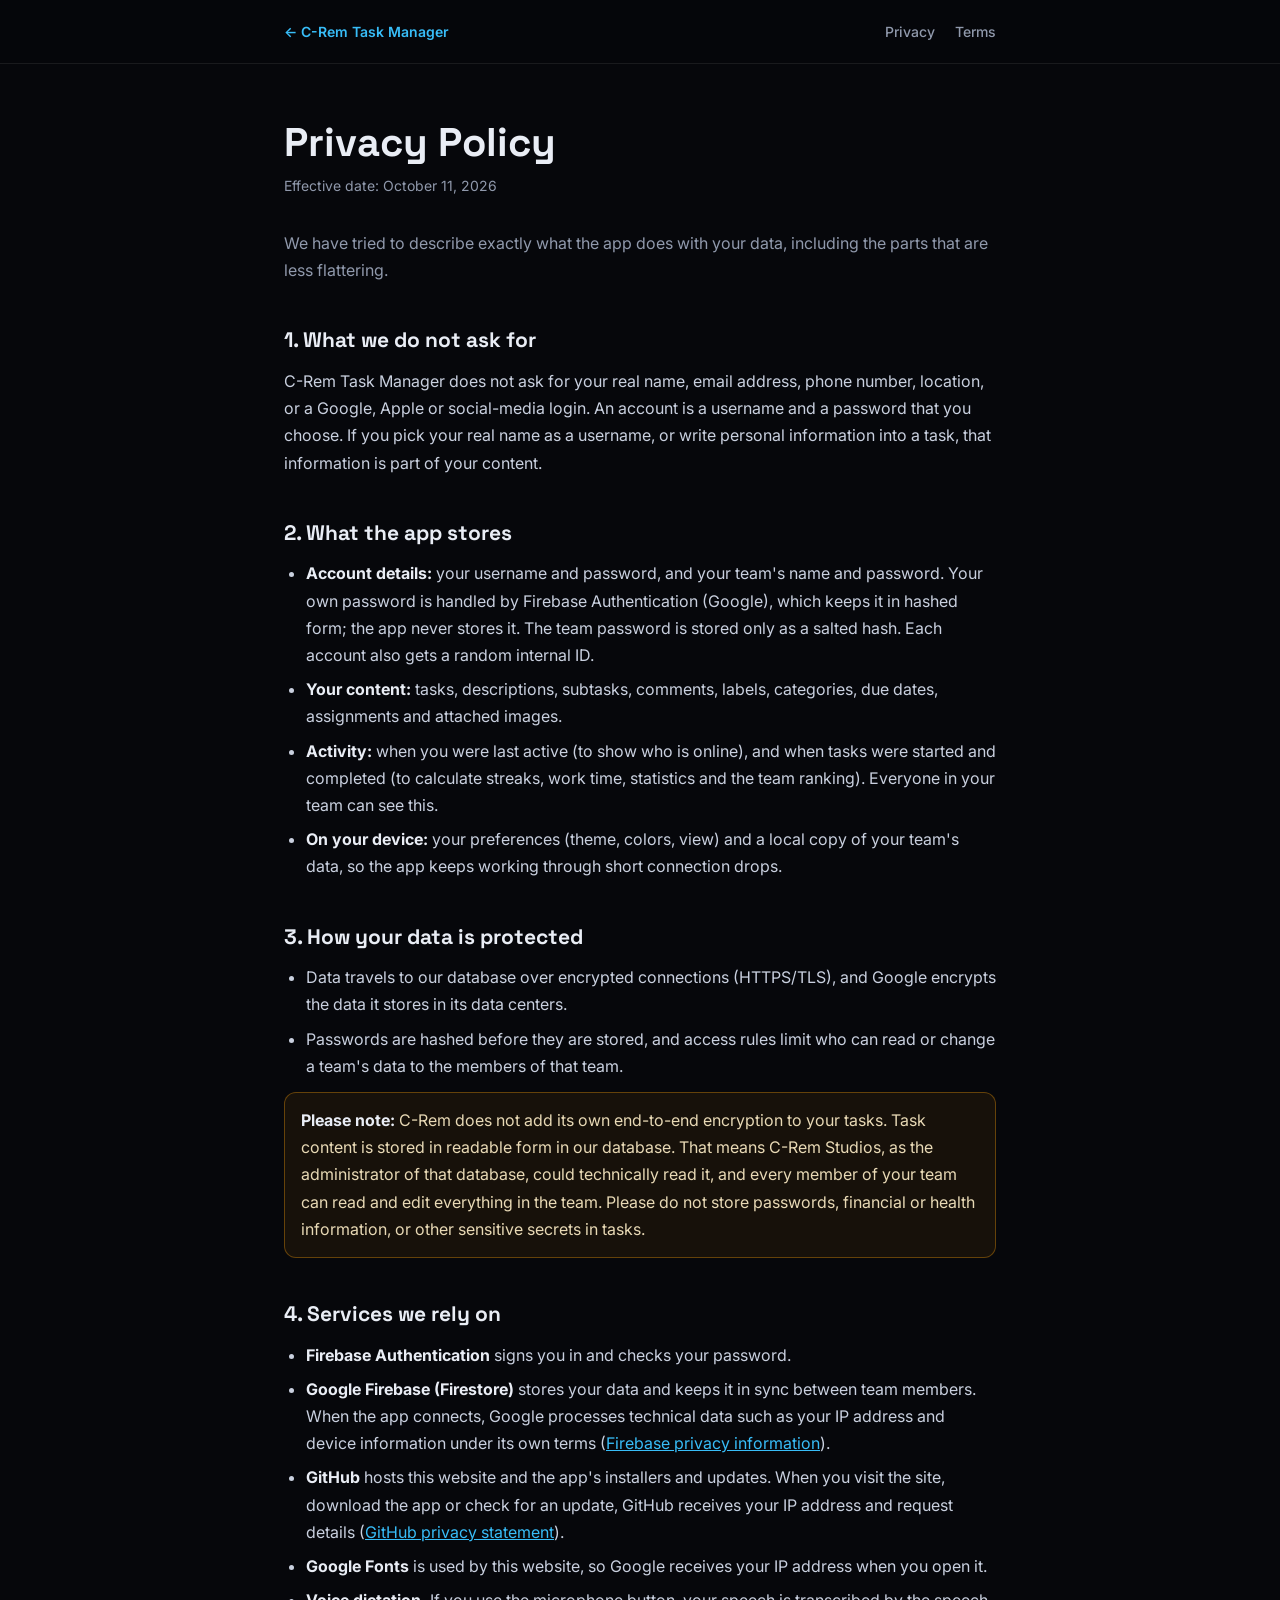
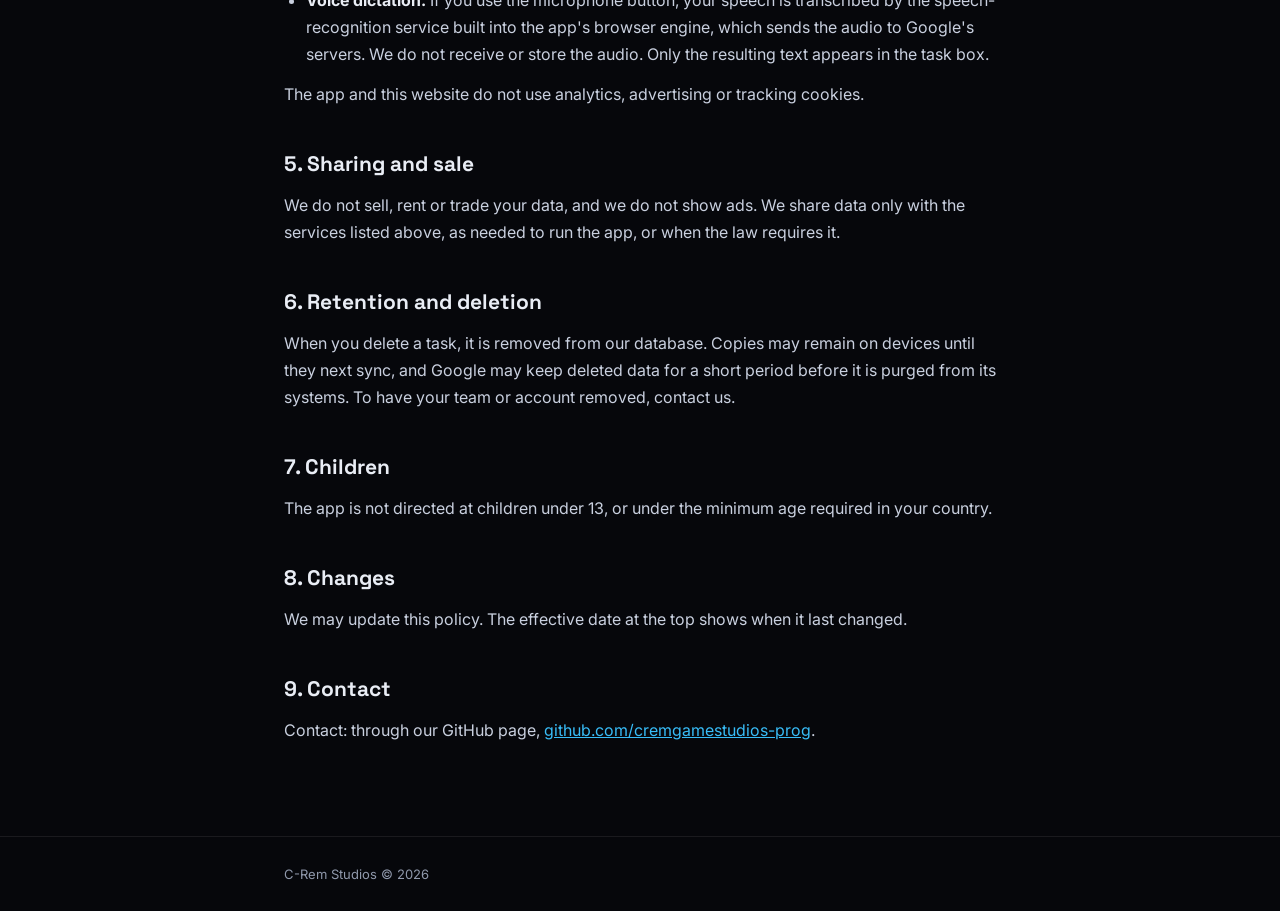
<file: privacy.html>
<!DOCTYPE html>
<html lang="en">
<head>
<meta charset="UTF-8">
<meta name="viewport" content="width=device-width, initial-scale=1, viewport-fit=cover">
<title>Privacy Policy — C-Rem Task Manager</title>
<link rel="preconnect" href="https://fonts.googleapis.com">
<link rel="preconnect" href="https://fonts.gstatic.com" crossorigin>
<link href="https://fonts.googleapis.com/css2?family=Space+Grotesk:wght@600;700&family=Inter:wght@400;500;600&display=swap" rel="stylesheet">
<style>
*{margin:0;padding:0;box-sizing:border-box}
:root{--bg:#06070b;--surface:#0d1017;--border:rgba(255,255,255,.08);--text:#e9edf5;--muted:#9099ac;--cyan:#38bdf8}
html{scroll-behavior:smooth}
body{background:var(--bg);color:var(--text);font-family:'Inter',system-ui,-apple-system,sans-serif;line-height:1.7;-webkit-font-smoothing:antialiased;padding:env(safe-area-inset-top,0px) 0 env(safe-area-inset-bottom,0px)}
.wrap{max-width:760px;margin:0 auto;padding:0 24px}
header{border-bottom:1px solid var(--border);background:rgba(6,7,11,.8)}
header .wrap{display:flex;align-items:center;justify-content:space-between;padding-top:18px;padding-bottom:18px}
a{color:var(--cyan)}
header a{text-decoration:none;font-weight:600;font-size:14px}
header .nav a{color:var(--muted);margin-left:20px;font-weight:500}
header .nav a:hover{color:var(--text)}
main{padding:56px 0 80px}
h1{font-family:'Space Grotesk',system-ui,sans-serif;font-size:clamp(30px,5vw,40px);line-height:1.15;margin-bottom:8px}
.eff{color:var(--muted);font-size:14px;margin-bottom:32px}
.lead{color:var(--muted);margin-bottom:8px}
h2{font-family:'Space Grotesk',system-ui,sans-serif;font-size:21px;margin:38px 0 10px}
p{margin-bottom:12px;color:#c9d0df}
ul{margin:0 0 12px 0;padding-left:22px;color:#c9d0df}
li{margin-bottom:7px}
b{color:var(--text)}
.note{border:1px solid rgba(245,158,11,.35);background:rgba(245,158,11,.07);border-radius:12px;padding:14px 16px;margin:12px 0 16px}
.note p{margin:0;color:#e8d9b5}
footer{border-top:1px solid var(--border);padding:26px 0;color:var(--muted);font-size:13px}
</style>
</head>
<body>
<header><div class="wrap"><a href="index.html">&larr; C-Rem Task Manager</a><span class="nav"><a href="privacy.html">Privacy</a><a href="terms.html">Terms</a></span></div></header>
<main><div class="wrap">
<h1>Privacy Policy</h1>
<p class="eff">Effective date: October 11, 2026</p>
<p class="lead">We have tried to describe exactly what the app does with your data, including the parts that are less flattering.</p>

<h2>1. What we do not ask for</h2>
<p>C-Rem Task Manager does not ask for your real name, email address, phone number, location, or a Google, Apple or social-media login. An account is a username and a password that you choose. If you pick your real name as a username, or write personal information into a task, that information is part of your content.</p>

<h2>2. What the app stores</h2>
<ul>
<li><b>Account details:</b> your username and password, and your team's name and password. Your own password is handled by Firebase Authentication (Google), which keeps it in hashed form; the app never stores it. The team password is stored only as a salted hash. Each account also gets a random internal ID.</li>
<li><b>Your content:</b> tasks, descriptions, subtasks, comments, labels, categories, due dates, assignments and attached images.</li>
<li><b>Activity:</b> when you were last active (to show who is online), and when tasks were started and completed (to calculate streaks, work time, statistics and the team ranking). Everyone in your team can see this.</li>
<li><b>On your device:</b> your preferences (theme, colors, view) and a local copy of your team's data, so the app keeps working through short connection drops.</li>
</ul>

<h2>3. How your data is protected</h2>
<ul>
<li>Data travels to our database over encrypted connections (HTTPS/TLS), and Google encrypts the data it stores in its data centers.</li>
<li>Passwords are hashed before they are stored, and access rules limit who can read or change a team's data to the members of that team.</li>
</ul>
<div class="note"><p><b>Please note:</b> C-Rem does not add its own end-to-end encryption to your tasks. Task content is stored in readable form in our database. That means C-Rem Studios, as the administrator of that database, could technically read it, and every member of your team can read and edit everything in the team. Please do not store passwords, financial or health information, or other sensitive secrets in tasks.</p></div>

<h2>4. Services we rely on</h2>
<ul>
<li><b>Firebase Authentication</b> signs you in and checks your password.</li>
<li><b>Google Firebase (Firestore)</b> stores your data and keeps it in sync between team members. When the app connects, Google processes technical data such as your IP address and device information under its own terms (<a href="https://firebase.google.com/support/privacy" target="_blank" rel="noopener">Firebase privacy information</a>).</li>
<li><b>GitHub</b> hosts this website and the app's installers and updates. When you visit the site, download the app or check for an update, GitHub receives your IP address and request details (<a href="https://docs.github.com/en/site-policy/privacy-policies/github-general-privacy-statement" target="_blank" rel="noopener">GitHub privacy statement</a>).</li>
<li><b>Google Fonts</b> is used by this website, so Google receives your IP address when you open it.</li>
<li><b>Voice dictation.</b> If you use the microphone button, your speech is transcribed by the speech-recognition service built into the app's browser engine, which sends the audio to Google's servers. We do not receive or store the audio. Only the resulting text appears in the task box.</li>
</ul>
<p>The app and this website do not use analytics, advertising or tracking cookies.</p>

<h2>5. Sharing and sale</h2>
<p>We do not sell, rent or trade your data, and we do not show ads. We share data only with the services listed above, as needed to run the app, or when the law requires it.</p>

<h2>6. Retention and deletion</h2>
<p>When you delete a task, it is removed from our database. Copies may remain on devices until they next sync, and Google may keep deleted data for a short period before it is purged from its systems. To have your team or account removed, contact us.</p>

<h2>7. Children</h2>
<p>The app is not directed at children under 13, or under the minimum age required in your country.</p>

<h2>8. Changes</h2>
<p>We may update this policy. The effective date at the top shows when it last changed.</p>

<h2>9. Contact</h2>
<p>Contact: through our GitHub page, <a href="https://github.com/cremgamestudios-prog" target="_blank" rel="noopener">github.com/cremgamestudios-prog</a>.</p>
</div></main>
<footer><div class="wrap">C-Rem Studios &copy; 2026</div></footer>
</body>
</html>
</file>
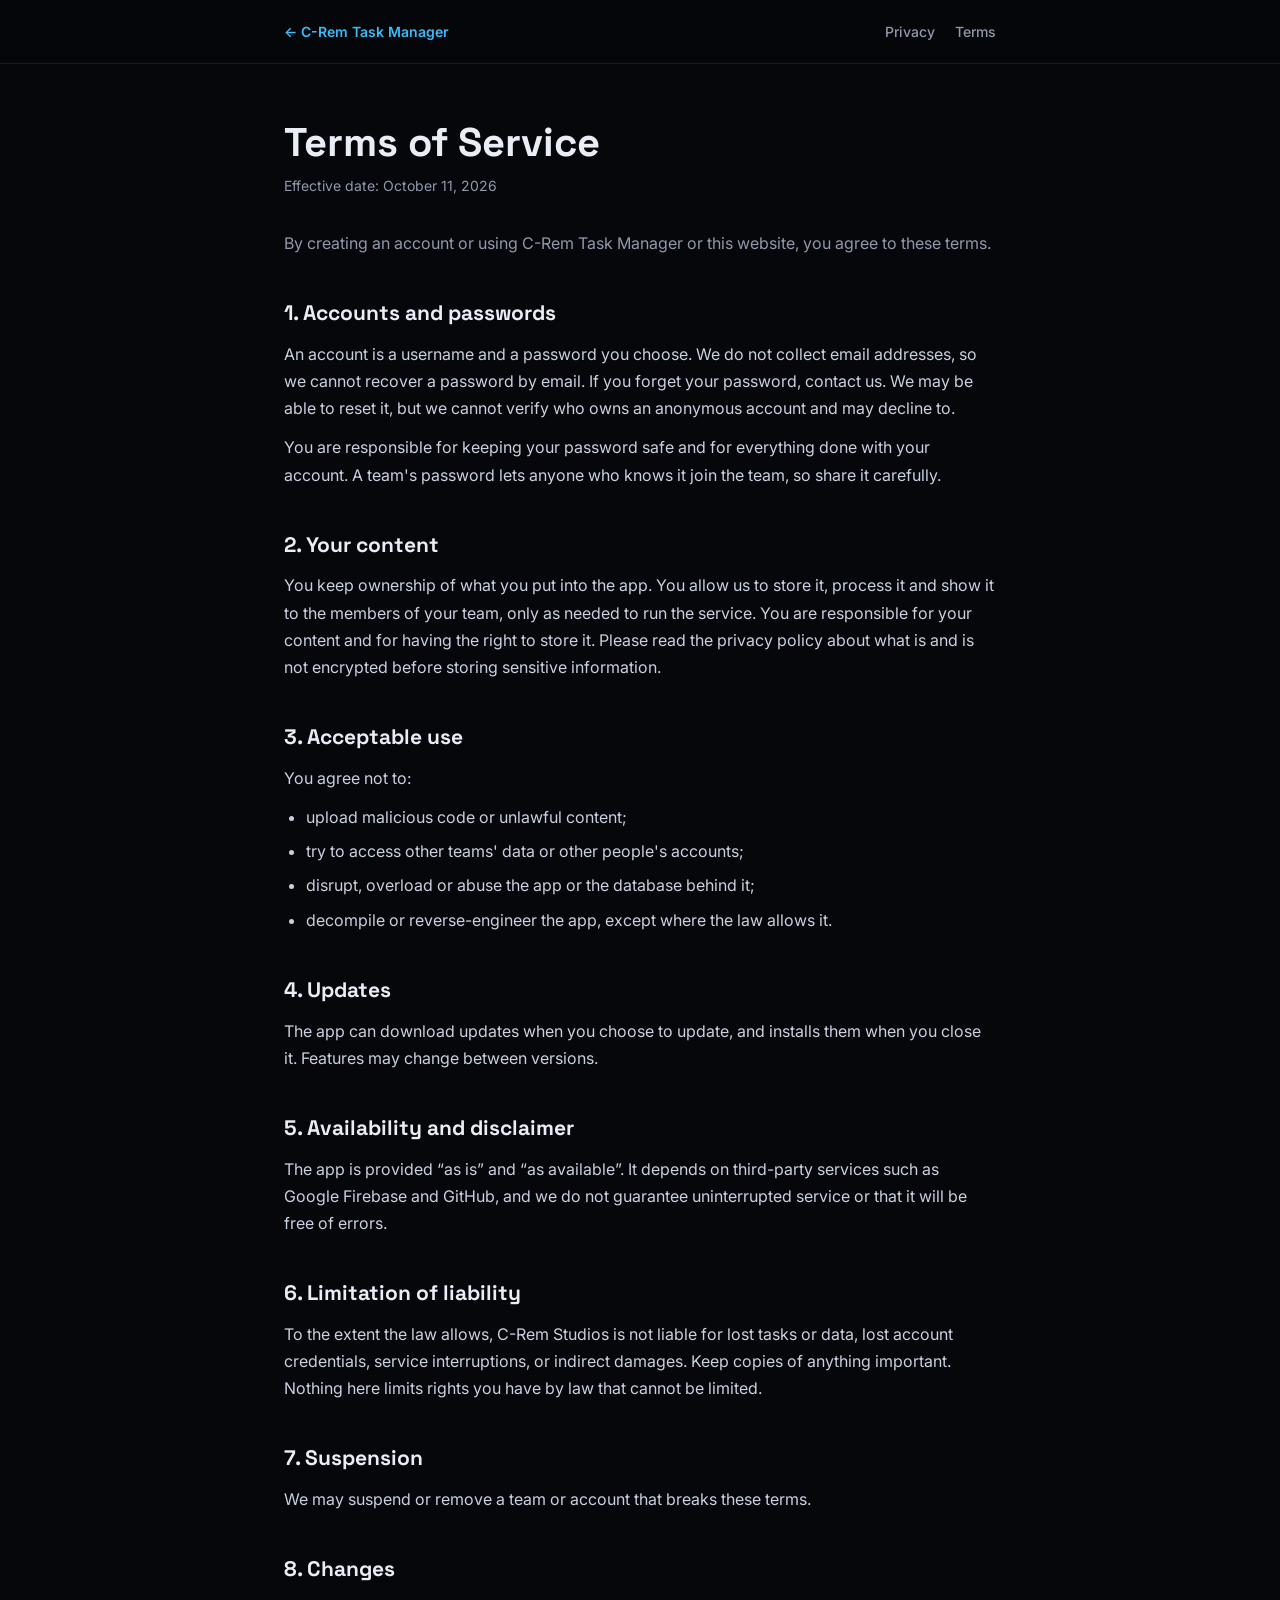
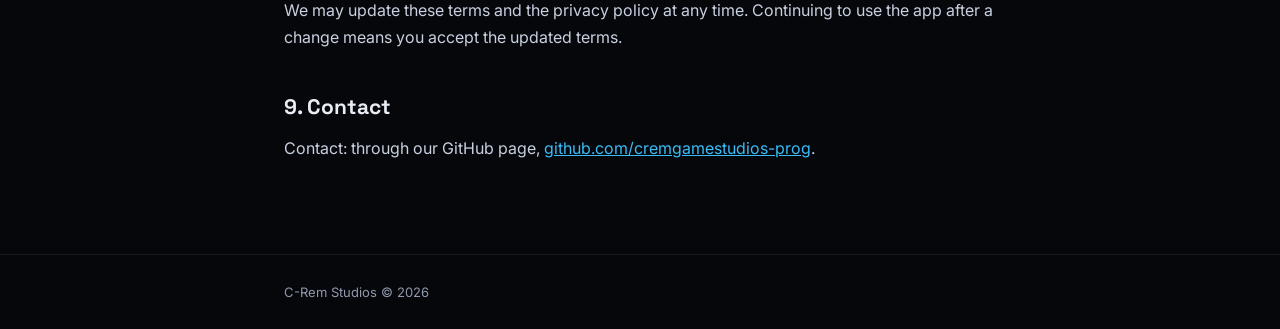
<file: terms.html>
<!DOCTYPE html>
<html lang="en">
<head>
<meta charset="UTF-8">
<meta name="viewport" content="width=device-width, initial-scale=1, viewport-fit=cover">
<title>Terms of Service — C-Rem Task Manager</title>
<link rel="preconnect" href="https://fonts.googleapis.com">
<link rel="preconnect" href="https://fonts.gstatic.com" crossorigin>
<link href="https://fonts.googleapis.com/css2?family=Space+Grotesk:wght@600;700&family=Inter:wght@400;500;600&display=swap" rel="stylesheet">
<style>
*{margin:0;padding:0;box-sizing:border-box}
:root{--bg:#06070b;--surface:#0d1017;--border:rgba(255,255,255,.08);--text:#e9edf5;--muted:#9099ac;--cyan:#38bdf8}
html{scroll-behavior:smooth}
body{background:var(--bg);color:var(--text);font-family:'Inter',system-ui,-apple-system,sans-serif;line-height:1.7;-webkit-font-smoothing:antialiased;padding:env(safe-area-inset-top,0px) 0 env(safe-area-inset-bottom,0px)}
.wrap{max-width:760px;margin:0 auto;padding:0 24px}
header{border-bottom:1px solid var(--border);background:rgba(6,7,11,.8)}
header .wrap{display:flex;align-items:center;justify-content:space-between;padding-top:18px;padding-bottom:18px}
a{color:var(--cyan)}
header a{text-decoration:none;font-weight:600;font-size:14px}
header .nav a{color:var(--muted);margin-left:20px;font-weight:500}
header .nav a:hover{color:var(--text)}
main{padding:56px 0 80px}
h1{font-family:'Space Grotesk',system-ui,sans-serif;font-size:clamp(30px,5vw,40px);line-height:1.15;margin-bottom:8px}
.eff{color:var(--muted);font-size:14px;margin-bottom:32px}
.lead{color:var(--muted);margin-bottom:8px}
h2{font-family:'Space Grotesk',system-ui,sans-serif;font-size:21px;margin:38px 0 10px}
p{margin-bottom:12px;color:#c9d0df}
ul{margin:0 0 12px 0;padding-left:22px;color:#c9d0df}
li{margin-bottom:7px}
b{color:var(--text)}
.note{border:1px solid rgba(245,158,11,.35);background:rgba(245,158,11,.07);border-radius:12px;padding:14px 16px;margin:12px 0 16px}
.note p{margin:0;color:#e8d9b5}
footer{border-top:1px solid var(--border);padding:26px 0;color:var(--muted);font-size:13px}
</style>
</head>
<body>
<header><div class="wrap"><a href="index.html">&larr; C-Rem Task Manager</a><span class="nav"><a href="privacy.html">Privacy</a><a href="terms.html">Terms</a></span></div></header>
<main><div class="wrap">
<h1>Terms of Service</h1>
<p class="eff">Effective date: October 11, 2026</p>
<p class="lead">By creating an account or using C-Rem Task Manager or this website, you agree to these terms.</p>

<h2>1. Accounts and passwords</h2>
<p>An account is a username and a password you choose. We do not collect email addresses, so we cannot recover a password by email. If you forget your password, contact us. We may be able to reset it, but we cannot verify who owns an anonymous account and may decline to.</p>
<p>You are responsible for keeping your password safe and for everything done with your account. A team's password lets anyone who knows it join the team, so share it carefully.</p>

<h2>2. Your content</h2>
<p>You keep ownership of what you put into the app. You allow us to store it, process it and show it to the members of your team, only as needed to run the service. You are responsible for your content and for having the right to store it. Please read the privacy policy about what is and is not encrypted before storing sensitive information.</p>

<h2>3. Acceptable use</h2>
<p>You agree not to:</p>
<ul>
<li>upload malicious code or unlawful content;</li>
<li>try to access other teams' data or other people's accounts;</li>
<li>disrupt, overload or abuse the app or the database behind it;</li>
<li>decompile or reverse-engineer the app, except where the law allows it.</li>
</ul>

<h2>4. Updates</h2>
<p>The app can download updates when you choose to update, and installs them when you close it. Features may change between versions.</p>

<h2>5. Availability and disclaimer</h2>
<p>The app is provided &ldquo;as is&rdquo; and &ldquo;as available&rdquo;. It depends on third-party services such as Google Firebase and GitHub, and we do not guarantee uninterrupted service or that it will be free of errors.</p>

<h2>6. Limitation of liability</h2>
<p>To the extent the law allows, C-Rem Studios is not liable for lost tasks or data, lost account credentials, service interruptions, or indirect damages. Keep copies of anything important. Nothing here limits rights you have by law that cannot be limited.</p>

<h2>7. Suspension</h2>
<p>We may suspend or remove a team or account that breaks these terms.</p>

<h2>8. Changes</h2>
<p>We may update these terms and the privacy policy at any time. Continuing to use the app after a change means you accept the updated terms.</p>

<h2>9. Contact</h2>
<p>Contact: through our GitHub page, <a href="https://github.com/cremgamestudios-prog" target="_blank" rel="noopener">github.com/cremgamestudios-prog</a>.</p>
</div></main>
<footer><div class="wrap">C-Rem Studios &copy; 2026</div></footer>
</body>
</html>
</file>
